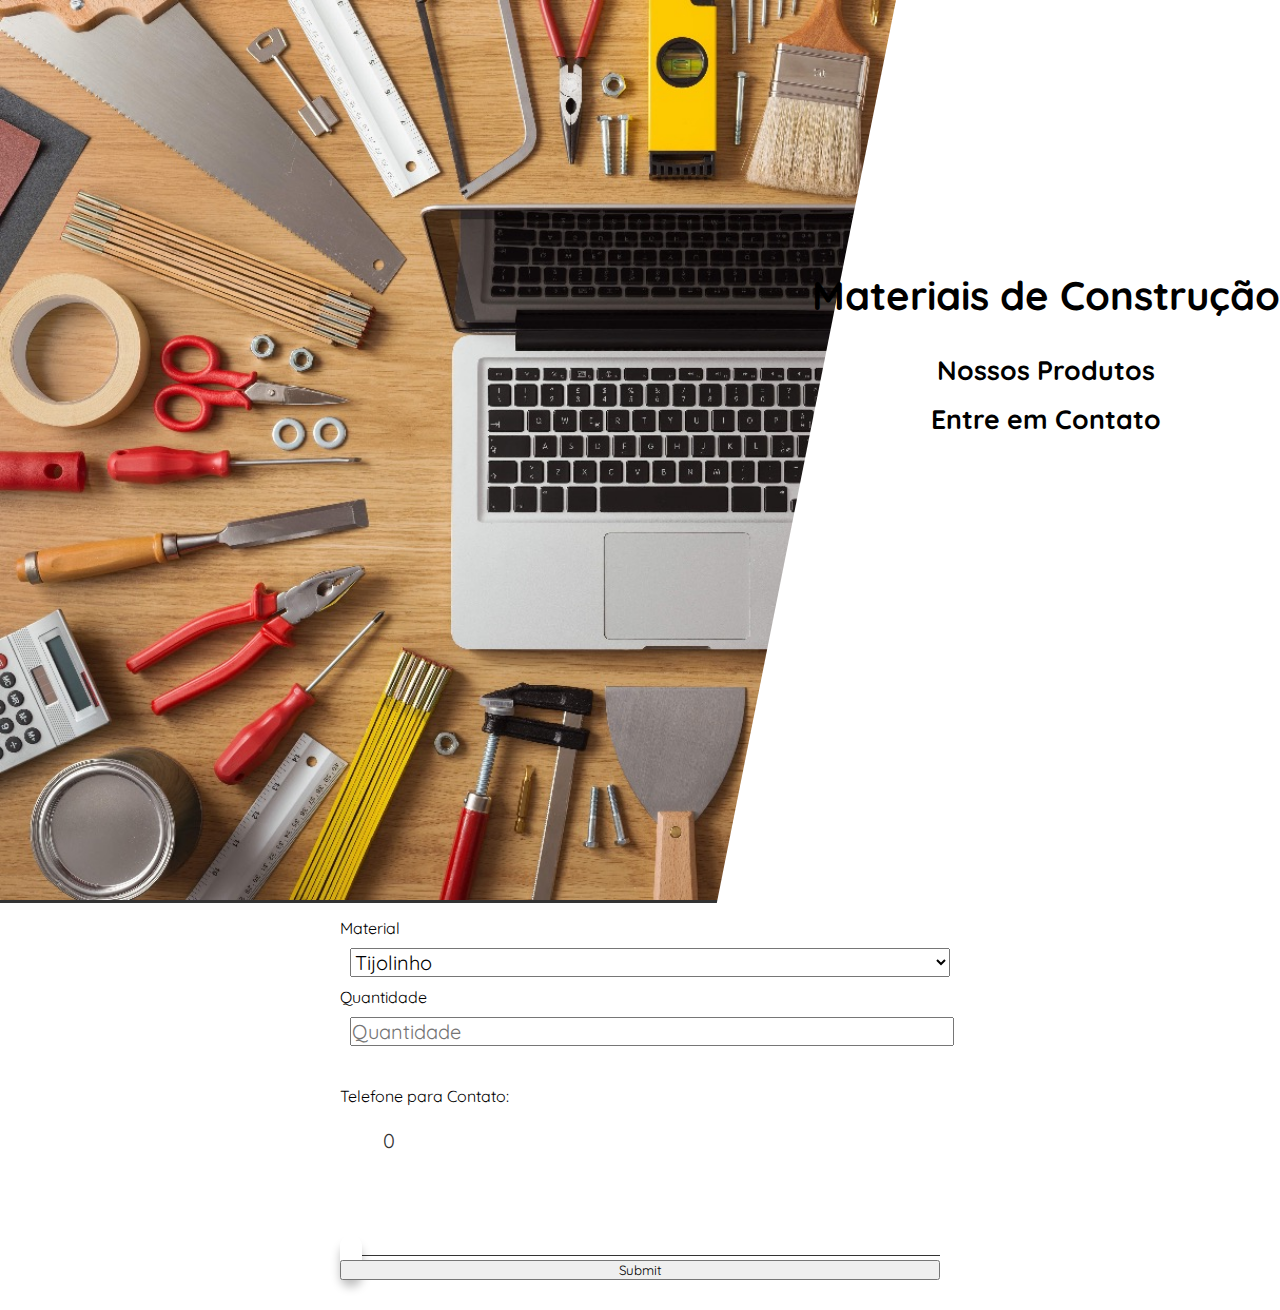
<file: index.html>
<!DOCTYPE html>
<html lang="pt-br">

<head>
    <meta charset="utf-8">
    <meta name="viewport" content="width=device-width, initial-scale=1">
    <title>Materiais de Construção</title>
    <link rel="stylesheet" type="text/css" href="style.css">
</head>

<body>
    <header></header>

    <div class="ap"></div>
    <div class="nav">
        <nav>
            <h1>Materiais de Construção</h1>
            <br>
            <a href="produtos.html" target="_blank">
                <h2>Nossos Produtos</h2>
            </a>
            <a href="contato.html" target="_blank">
                <h2>Entre em Contato</h2>
            </a>
        </nav>
    </div>
    <footer>
        <form>
            <div>
                <label for="material">Material</label><br>
                <select name="material" id="material">
                    <option value="Tijollinho" selected="true" id="material-0">Tijolinho</option>
                    <option value="Cimento" id="material-1">Cimento</option>
                    <option value="Vaso Sanitário" id="material-2">Vaso Sanitário</option>
                </select>
            </div>
            <div>
                <label for="quantidade">Quantidade</label><br>
                <input type="number" name="quantidade" access="false" id="quantidade" placeholder="Quantidade">
            </div>
            <div class="range-slider">
                <label for="rs-label">Telefone para Contato:</label>
                <span id="rs-bullet" class="rs-label">0</span>
                <input id="rs-range-line" class="rs-range" type="range" value="0" min="0" max="9999999999">

            </div>
            <input class="submit" type="submit" placeholder="Enviar">
        </form>


    </footer>

    <script>
        var rangeSlider = document.getElementById("rs-range-line");
        var rangeBullet = document.getElementById("rs-bullet");

        rangeSlider.addEventListener("input", showSliderValue, false);

        function showSliderValue() {
            rangeBullet.innerHTML = rangeSlider.value;
            var bulletPosition = (rangeSlider.value / rangeSlider.max);
            rangeBullet.style.left = (bulletPosition * 578) + "px";
        }

    </script>
</body>

</html>
</file>
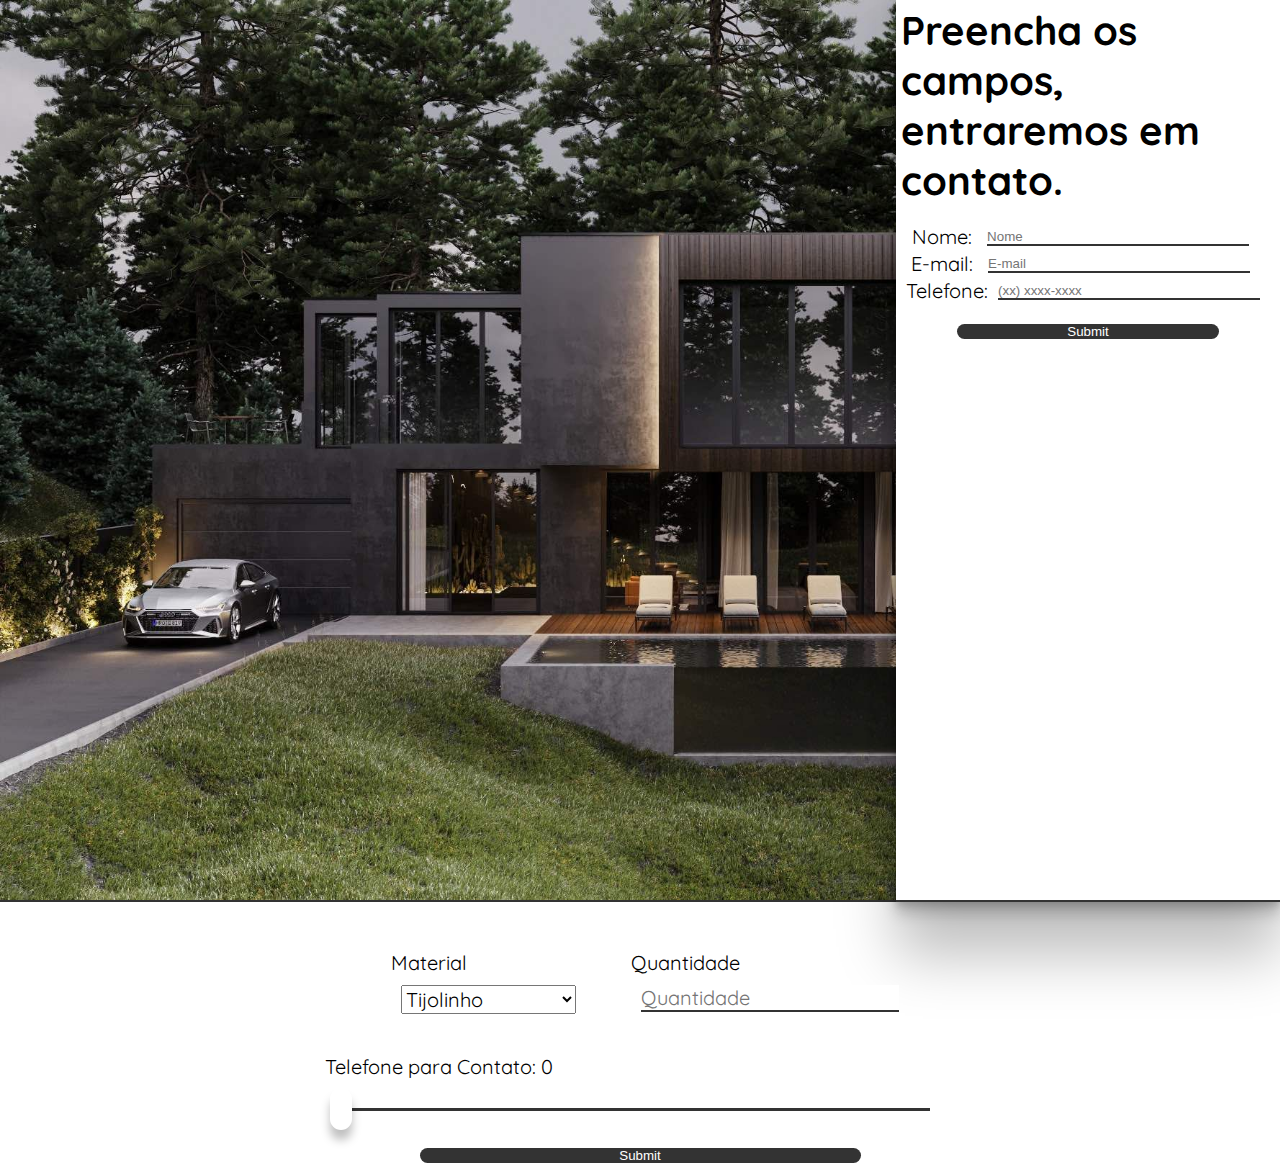
<file: contato.html>
<!DOCTYPE html>
<html lang="pt-br">

<head>
    <meta charset="utf-8">
    <meta name="viewport" content="width=device-width, initial-scale=1">
    <title>Contato</title>
    <link rel="stylesheet" type="text/css" href="contato.css">
</head>

<body>
    <div class="fundo"></div>
    <div class="container">


        <h1>Preencha os campos, entraremos em contato.</h1>

        <form>
            <label for="nome">Nome:</label>
            <input id="nome" name="nome" type="text" placeholder="Nome">
            <br>
            <label for="email">E-mail:</label>
            <input id="email" name="email" type="email" placeholder="E-mail">
            <br>
            <label for="telefone">Telefone:</label>
            <input id="telefone" name="telefone" placeholder="(xx) xxxx-xxxx" type="tel">
            <br>
            <input class="submit" type="submit" placeholder="Enviar">

        </form>

    </div>
    <footer>
        <form>
            <div>
                <label for="material">Material</label><br>
                <select name="material" id="material">
                    <option value="Tijollinho" selected="true" id="material-0">Tijolinho</option>
                    <option value="Cimento" id="material-1">Cimento</option>
                    <option value="Vaso Sanitário" id="material-2">Vaso Sanitário</option>
                </select>
            </div>
            <div>
                <label for="quantidade">Quantidade</label><br>
                <input type="number" name="quantidade" access="false" id="quantidade" placeholder="Quantidade">
            </div>
            <div class="range-slider">
                <label for="rs-label">Telefone para Contato:</label>
                <span id="rs-bullet" class="rs-label">0</span>
                <input id="rs-range-line" class="rs-range" type="range" value="0" min="0" max="9999999999">

            </div>
            <input class="submit" type="submit" placeholder="Enviar">
        </form>


    </footer>

    <script>
        var rangeSlider = document.getElementById("rs-range-line");
        var rangeBullet = document.getElementById("rs-bullet");

        rangeSlider.addEventListener("input", showSliderValue, false);

        function showSliderValue() {
            rangeBullet.innerHTML = rangeSlider.value;
            var bulletPosition = (rangeSlider.value / rangeSlider.max);
            rangeBullet.style.left = (bulletPosition * 578) + "px";
        }

    </script>
</body>

</html>
</file>
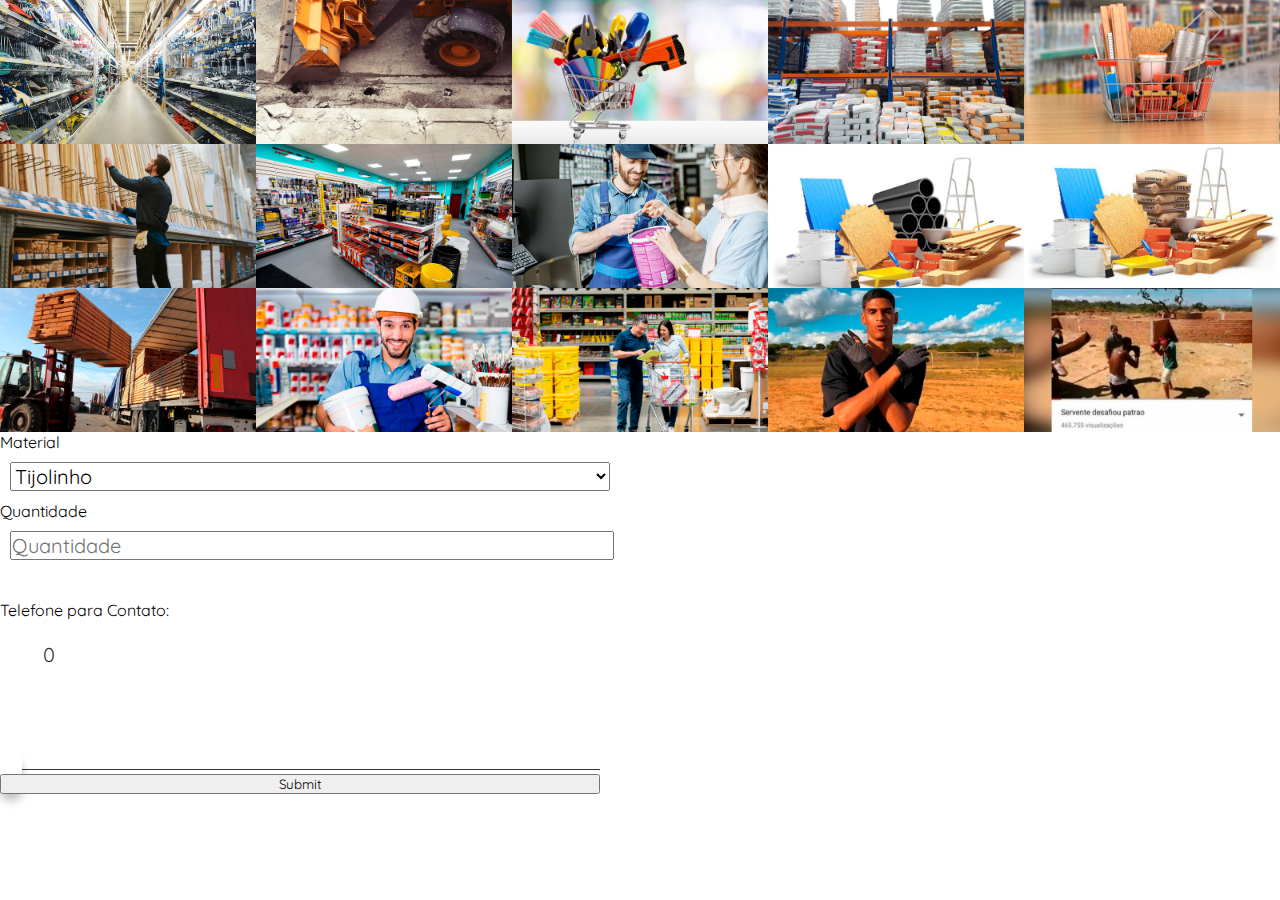
<file: produtos.html>
<!DOCTYPE html>
<html lang="pt-br">

<head>
    <meta charset="utf-8">
    <meta name="viewport" content="width=device-width, initial-scale=1">
    <title>Produtos</title>
    <link rel="stylesheet" type="text/css" href="produtos.css">
</head>

<body>
    <div class="container">
        <img src="imagens/amg1.jpg">
        <img src="imagens/amg2.png">
        <img src="imagens/amg3.png">
        <img src="imagens/amg4.png">
        <img src="imagens/amg5.png">
        <img src="imagens/amg6.png">
        <img src="imagens/amg7.png">
        <img src="imagens/amg8.jpg">
        <img src="imagens/amg9.png">
        <img src="imagens/amg10.png">
        <img src="imagens/amg11.png">
        <img src="imagens/amg12.png">
        <img src="imagens/amg13.png">
        <img src="imagens/amg14.png">
        <img src="imagens/amg15.png">

        <footer>
            <form>
                <div>
                    <label for="material">Material</label><br>
                    <select name="material" id="material">
                        <option value="Tijollinho" selected="true" id="material-0">Tijolinho</option>
                        <option value="Cimento" id="material-1">Cimento</option>
                        <option value="Vaso Sanitário" id="material-2">Vaso Sanitário</option>
                    </select>
                </div>
                <div>
                    <label for="quantidade">Quantidade</label><br>
                    <input type="number" name="quantidade" access="false" id="quantidade" placeholder="Quantidade">
                </div>
                <div class="range-slider">
                    <label for="rs-label">Telefone para Contato:</label>
                    <span id="rs-bullet" class="rs-label">0</span>
                    <input id="rs-range-line" class="rs-range" type="range" value="0" min="0" max="9999999999">

                </div>
                <input class="submit" type="submit" placeholder="Enviar">
            </form>


        </footer>

        <script>
            var rangeSlider = document.getElementById("rs-range-line");
            var rangeBullet = document.getElementById("rs-bullet");

            rangeSlider.addEventListener("input", showSliderValue, false);

            function showSliderValue() {
                rangeBullet.innerHTML = rangeSlider.value;
                var bulletPosition = (rangeSlider.value / rangeSlider.max);
                rangeBullet.style.left = (bulletPosition * 578) + "px";
            }

        </script>








    </div>
</body>

</html>
</file>
<file: style.css>
@import url('https://fonts.googleapis.com/css2?family=DM+Sans&family=Quicksand:wght@300&display=swap');

* {
    padding: 0px;
    margin: 0px;
}

body {
    height: 100%;
    width: 100%;

}


.ap {
    position: absolute;
    width: 70%;
    height: 100%;
    background-image: url(imagens/index1.jpeg);
    background-size: cover;
    background-repeat: no-repeat;
    clip-path: polygon(0 0, 100% 0, 80% 100%, 0 100%);
    z-index: -1;
    border-bottom: solid 3px #333333;
}

.nav {
    position: absolute;
    top: 30%;
    right: 0%;
    display: flex;
    justify-content: space-between;
    align-items: center;

}

h1 {
    font-family: 'Quicksand', sans-serif;
    color: black;
    font-size: 30pt;
    text-align: center;
}

h2 {
    font-family: 'Quicksand', sans-serif;
    color: black;
    font-size: 20pt;
    text-align: center;
    margin-top: 15px;

}

footer {
    position: absolute;
    top: 102%;
    left: 50%;
    transform: translate(-50%);

}

form {
    display: flex;
    flex-direction: column;
    justify-content: center;
    font-family: 'Quicksand', sans-serif;
    color: black;

}

a {
    text-decoration: none;

}

a:hover {
    text-decoration: underline;
    color: black;
}
.submit{
    margin-bottom: 30px;
    font-family: 'Quicksand', sans-serif;
    color: black;
}
/*===============================================================================================*/

#material,#quantidade{
    width: 100%;
    margin: 10px;
    font-family: 'Quicksand', sans-serif;
    color: black;
    font-size: 15pt;
}


.range-slider {
    margin-top: 30px;

}

.rs-range {
    margin-top: 29px;
    width: 600px;
    -webkit-appearance: none;

    &:focus {
        outline: none;
    }

    &::-webkit-slider-runnable-track {
        width: 100%;
        height: 1px;
        cursor: pointer;
        box-shadow: none;
        background: #333333;
        border-radius: 0px;
        border: 0px solid #010101;
    }

    &::-moz-range-track {
        width: 100%;
        height: 1px;
        cursor: pointer;
        box-shadow: none;
        background: #ffffff;
        border-radius: 0px;
        border: 0px solid #010101;
    }

    &::-webkit-slider-thumb {
        box-shadow: none;
        border: 0px solid #ffffff;
        box-shadow: 0px 10px 10px rgba(0, 0, 0, 0.25);
        height: 42px;
        width: 22px;
        border-radius: 22px;
        background: rgba(255, 255, 255, 1);
        cursor: pointer;
        -webkit-appearance: none;
        margin-top: -20px;
    }

    &::-moz-range-thumb {
        box-shadow: none;
        border: 0px solid #ffffff;
        box-shadow: 0px 10px 10px rgba(0, 0, 0, 0.25);
        height: 42px;
        width: 22px;
        border-radius: 22px;
        background: rgba(255, 255, 255, 1);
        cursor: pointer;
        -webkit-appearance: none;
        margin-top: -20px;
    }

    &::-moz-focus-outer {
        border: 0;
    }
}

.rs-label {

    position: relative;
    transform-origin: center center;
    display: block;
    width: 98px;
    height: 98px;
    background: transparent;
    text-align: center;
    font-weight: bold;
    padding-top: 22px;
    left: attr(value);
    color: #333333;
    font-style: normal;
    font-weight: normal;
    line-height: normal;
    font-size: 15pt;

    &::after {
        display: block;
        font-size: 20px;
        letter-spacing: 0.07em;
        margin-top: -2px;
    }

}
</file>
<file: contato.css>
@import url('https://fonts.googleapis.com/css2?family=DM+Sans&family=Quicksand:wght@300&display=swap');

* {
    padding: 0px;
    margin: 0px;
}

body {
    height: 100%;
    width: 100%;

}

h1 {
    font-family: 'Quicksand', sans-serif;
    color: black;
    font-size: 30pt;
    text-align: left;
    margin: 5px;
}

form {
    margin: 5px;
    margin-top: 5%;
    font-family: 'Quicksand', sans-serif;
    color: black;
    font-size: 15pt;
    display: flex;
    flex-wrap: wrap;
    justify-content: space-evenly;
}

input {
    width: 70%;
    margin: 5px;
    border: none;
    border-bottom: solid 2px #333333;
}

.submit {
    border-radius: 15px;
    border: none;
    background-color: #333333;
    color: white;
    margin-top: 5%;
}

.submit:hover {
    border: solid 2px #333333;
    background-color: white;
    color: #333333;
    cursor: pointer;
}

.fundo {
    position: absolute;
    height: 100%;
    width: 70%;
    left: 0%;
    background-image: url(imagens/contato.jpg);
    background-size: cover;
    background-repeat: no-repeat;
    z-index: -1;
    border-bottom: solid 2px #333333;
   
}

.container {
    position: absolute;
    height: 100%;
    width: 30%;
    right: 0%;
    border-bottom: solid 2px #333333;
    box-shadow: rgba(0, 0, 0, 0.25) 0px 54px 55px, rgba(0, 0, 0, 0.12) 0px -12px 30px, rgba(0, 0, 0, 0.12) 0px 4px 6px, rgba(0, 0, 0, 0.17) 0px 12px 13px, rgba(0, 0, 0, 0.09) 0px -3px 5px;
}

/*============================================================================*/

footer {
    position: absolute;
    top: 102%;
    left: 50%;
    transform: translate(-50%);

}

#material,
#quantidade {
    width: 100%;
    margin: 10px;
    font-family: 'Quicksand', sans-serif;
    color: black;
    font-size: 15pt;
}


.range-slider {
    margin-top: 30px;

}

.rs-range {
    margin-top: 29px;
    width: 600px;
    -webkit-appearance: none;

    &:focus {
        outline: none;
    }

    &::-webkit-slider-runnable-track {
        width: 100%;
        height: 1px;
        cursor: pointer;
        box-shadow: none;
        background: #333333;
        border-radius: 0px;
        border: 0px solid #010101;
    }

    &::-moz-range-track {
        width: 100%;
        height: 1px;
        cursor: pointer;
        box-shadow: none;
        background: #ffffff;
        border-radius: 0px;
        border: 0px solid #010101;
    }

    &::-webkit-slider-thumb {
        box-shadow: none;
        border: 0px solid #ffffff;
        box-shadow: 0px 10px 10px rgba(0, 0, 0, 0.25);
        height: 42px;
        width: 22px;
        border-radius: 22px;
        background: rgba(255, 255, 255, 1);
        cursor: pointer;
        -webkit-appearance: none;
        margin-top: -20px;
    }

    &::-moz-range-thumb {
        box-shadow: none;
        border: 0px solid #ffffff;
        box-shadow: 0px 10px 10px rgba(0, 0, 0, 0.25);
        height: 42px;
        width: 22px;
        border-radius: 22px;
        background: rgba(255, 255, 255, 1);
        cursor: pointer;
        -webkit-appearance: none;
        margin-top: -20px;
    }

    &::-moz-focus-outer {
        border: 0;
    }
}
</file>
<file: produtos.css>
@import url('https://fonts.googleapis.com/css2?family=DM+Sans&family=Quicksand:wght@300&display=swap');

* {
    padding: 0px;
    margin: 0px;
}

body {
    height: 100%;
    width: 100%;
    max-width: 100%;

}

.container {
    display: flex;
    justify-content: space-between;
    flex-wrap: wrap;
}

img {
    max-width: 20%;
}

.submit {
    margin-bottom: 30px;
    font-family: 'Quicksand', sans-serif;
    color: black;
}

form {
    display: flex;
    flex-direction: column;
    justify-content: center;
    font-family: 'Quicksand', sans-serif;
    color: black;

}

/*===============================================================================================*/

#material,
#quantidade {
    width: 100%;
    margin: 10px;
    font-family: 'Quicksand', sans-serif;
    color: black;
    font-size: 15pt;
}


.range-slider {
    margin-top: 30px;

}

.rs-range {
    margin-top: 29px;
    width: 600px;
    -webkit-appearance: none;

    &:focus {
        outline: none;
    }

    &::-webkit-slider-runnable-track {
        width: 100%;
        height: 1px;
        cursor: pointer;
        box-shadow: none;
        background: #333333;
        border-radius: 0px;
        border: 0px solid #010101;
    }

    &::-moz-range-track {
        width: 100%;
        height: 1px;
        cursor: pointer;
        box-shadow: none;
        background: #ffffff;
        border-radius: 0px;
        border: 0px solid #010101;
    }

    &::-webkit-slider-thumb {
        box-shadow: none;
        border: 0px solid #ffffff;
        box-shadow: 0px 10px 10px rgba(0, 0, 0, 0.25);
        height: 42px;
        width: 22px;
        border-radius: 22px;
        background: rgba(255, 255, 255, 1);
        cursor: pointer;
        -webkit-appearance: none;
        margin-top: -20px;
    }

    &::-moz-range-thumb {
        box-shadow: none;
        border: 0px solid #ffffff;
        box-shadow: 0px 10px 10px rgba(0, 0, 0, 0.25);
        height: 42px;
        width: 22px;
        border-radius: 22px;
        background: rgba(255, 255, 255, 1);
        cursor: pointer;
        -webkit-appearance: none;
        margin-top: -20px;
    }

    &::-moz-focus-outer {
        border: 0;
    }
}

.rs-label {

    position: relative;
    transform-origin: center center;
    display: block;
    width: 98px;
    height: 98px;
    background: transparent;
    text-align: center;
    font-weight: bold;
    padding-top: 22px;
    left: attr(value);
    color: #333333;
    font-style: normal;
    font-weight: normal;
    line-height: normal;
    font-size: 15pt;

    &::after {
        display: block;
        font-size: 20px;
        letter-spacing: 0.07em;
        margin-top: -2px;
    }

}
</file>
